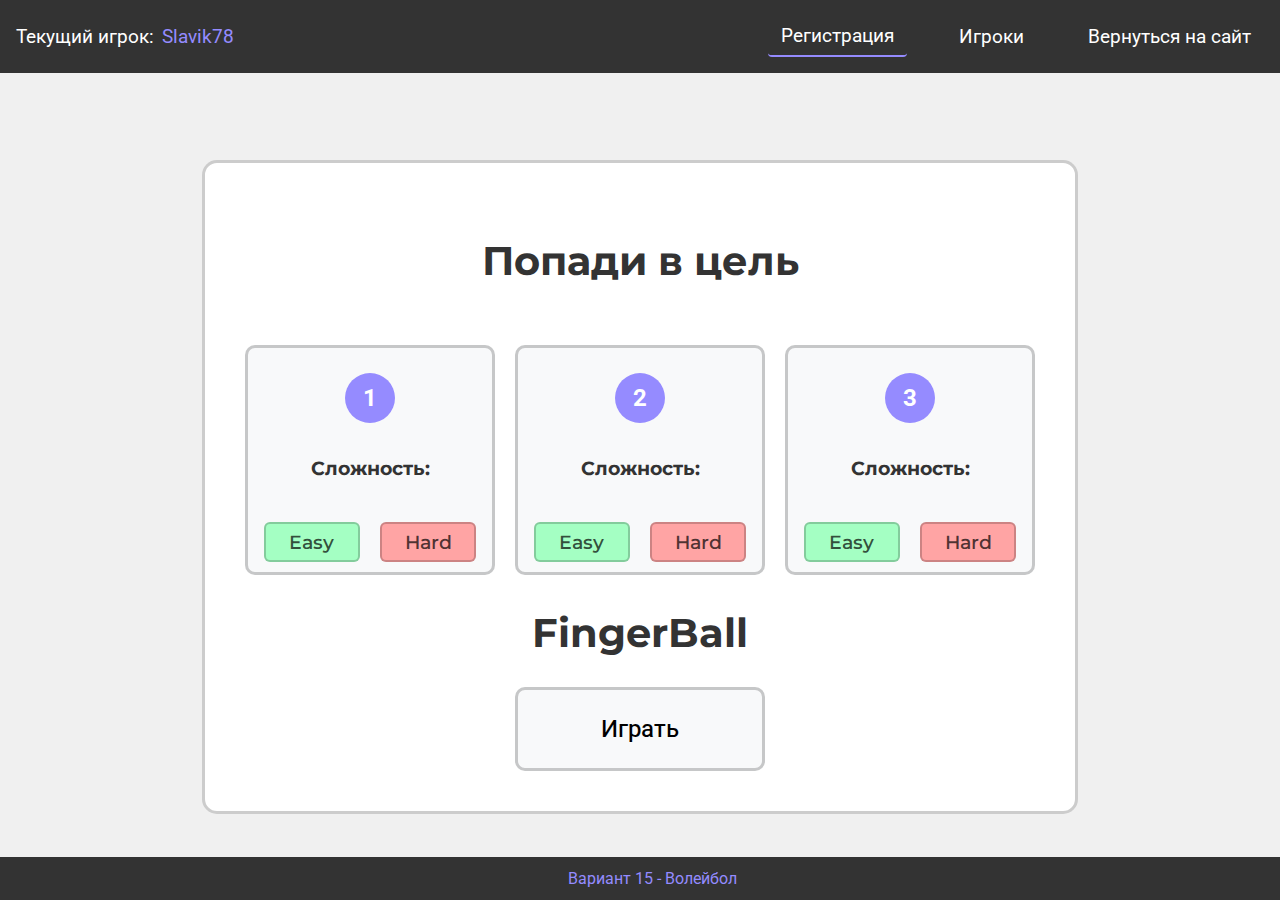
<file: index.html>
<!DOCTYPE html>
<html lang="ru">

<head>
    <meta charset="UTF-8">
    <meta name="viewport" content="width=device-width, initial-scale=1.0">
    <title>Кузьмин Вячеслав, 5130903/30302</title>
    <link rel="stylesheet" href="main.css">
    <link rel="stylesheet" href="game.css">
    <link rel="preconnect" href="https://fonts.googleapis.com">
    <link rel="preconnect" href="https://fonts.gstatic.com" crossorigin>
    <link
        href="https://fonts.googleapis.com/css2?family=Montserrat:wght@400;500;600;700&family=Roboto:wght@300;400;500&display=swap&subset=cyrillic"
        rel="stylesheet">
</head>

<body>
    <header>
        <div id="currentPlayer-container">
            <span id="currentPlayerLabel">Текущий игрок: </span>
            <span id="currentPlayerValue">Slavik78</span>
        </div>
        <nav id="nav-menu">
            <a href="../index.html">Регистрация</a>
            <a href=#>Игроки</a>
            <a href=#>Вернуться на сайт</a>
        </nav>
    </header>

    <main class="main">
        <section class="content">
            <div id="level-select-screen" class="screen active">
                <div class="levels-container">
                    <h2>Попади в цель</h2>
                    <div class="level-cards">
                        <div class="level-card" data-level="1">
                            <div class="level-number">1</div>
                            <h3>Сложность:</h3>
                            <div class="buttons-container">
                                <button class="easyModeBtn" onclick="startGame(1, 'easy')">Easy</button>
                                <button class="hardModeBtn" onclick="startGame(1, 'hard')">Hard</button>
                            </div>
                        </div>
                        <div class="level-card" data-level="2">
                            <div class="level-number">2</div>
                            <h3>Сложность:</h3>
                            <div class="buttons-container">
                                <button class="easyModeBtn" onclick="startGame(2, 'easy')">Easy</button>
                                <button class="hardModeBtn" onclick="startGame(2, 'hard')">Hard</button>
                            </div>
                        </div>
                        <div class="level-card" data-level="3">
                            <div class="level-number">3</div>
                            <h3>Сложность:</h3>
                            <div class="buttons-container">
                                <button class="easyModeBtn" onclick="startGame(3, 'easy')">Easy</button>
                                <button class="hardModeBtn" onclick="startGame(3, 'hard')">Hard</button>
                            </div>
                        </div>
                    </div>
                    <h2>FingerBall</h2>
                    <div class="fingerBall-level-cards" onclick="window.location.href='fingerGame/fingerBall.html'">
                        <div class="fingerBall-level-card" data-level="1">
                            Играть
                        </div>
                    </div>
                </div>
            </div>

            <div id="game-screen" class="screen">
                <div class="game-header">
                    <button id="back-to-levels">← Выбор уровня</button>
                    <div class="game-info">
                        <span>Уровень: <span id="current-level-display">1</span></span>
                        <span>Сложность: <span id="current-difficulty-display">easy</span></span>
                        <span>Время: <span id="time-left">60</span>с</span>
                        <span>Очки: <span id="score">0</span>/<span id="target-score">5</span></span>
                    </div>
                </div>
                <div id="game">
                    <div class="ground"></div>
                    <div class="net"></div>
                    <div id="target-zone"></div>
                    <div id="ball"></div>
                </div>
                <div class="game-instruction">
                    Удерживай ЛКМ для заряда удара → отпусти, чтобы ударить мяч
                </div>
            </div>

            <div id="result-screen" class="screen">
                <div class="result-content">
                    <h2 id="result-title">Результат</h2>
                    <p id="result-message"></p>
                    <div class="result-actions">
                        <button id="restart-btn" class="result-btn">Играть снова</button>
                        <button id="level-select-btn" class="result-btn">Выбор уровня</button>
                    </div>
                </div>
            </div>
        </section>
    </main>

    <footer>
        <span style="color: rgb(148, 139, 255); margin-left: 1.5rem;">Вариант 15 - Волейбол</span>
    </footer>
    <script src="../common_js/page_marker.js" defer></script>
    <script src="game.js" defer></script>
</body>

</html>
</file>
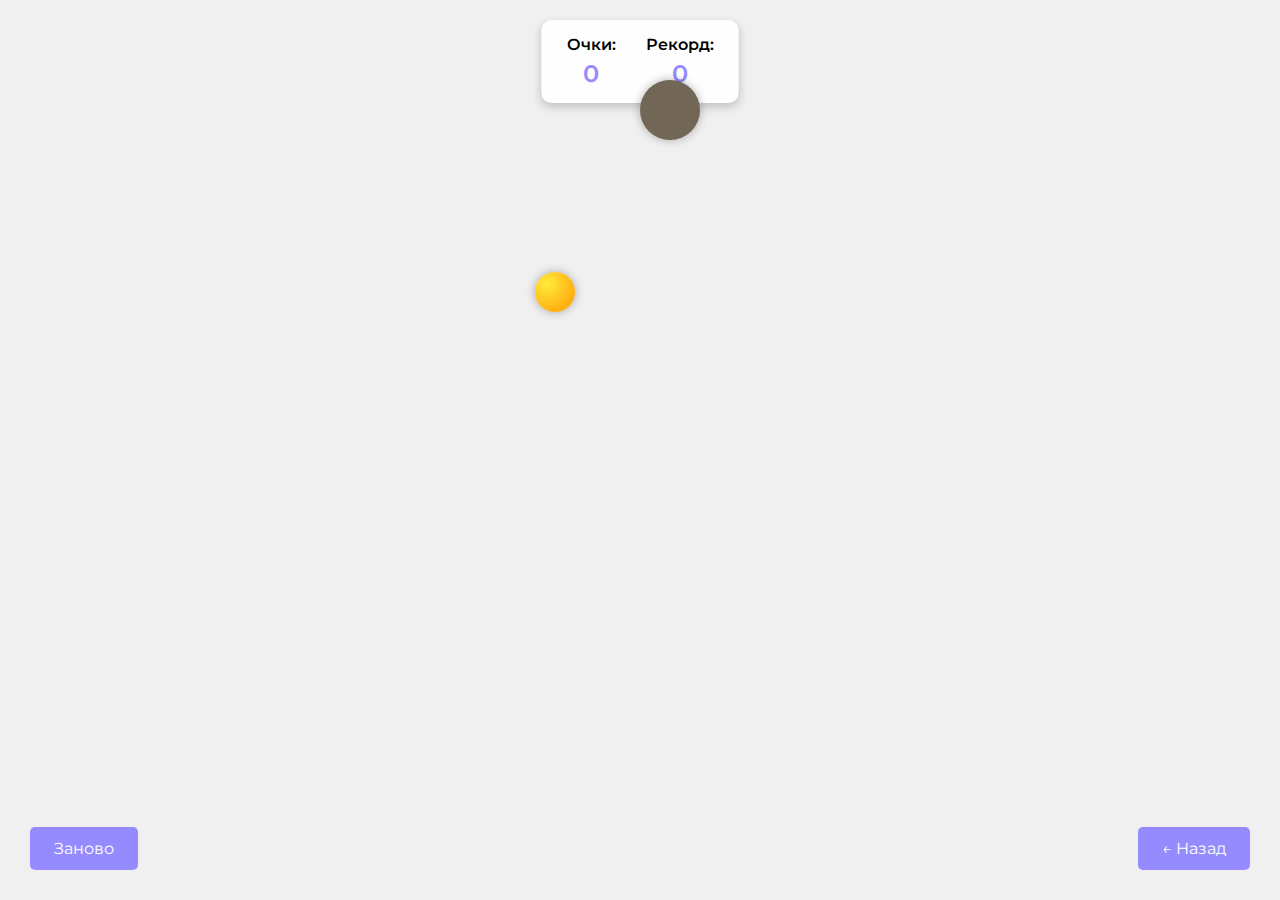
<file: fingerGame/fingerBall.html>
<!DOCTYPE html>
<html lang="ru">

<head>
    <meta charset="UTF-8">
    <meta name="viewport" content="width=device-width, initial-scale=1.0">
    <title>Кузьмин Вячеслав, 5130903/30302</title>
    <link rel="stylesheet" href="../../main.css">
    <link rel="stylesheet" href="fingerBall.css">
    <link rel="preconnect" href="https://fonts.googleapis.com">
    <link rel="preconnect" href="https://fonts.gstatic.com" crossorigin>
    <link
        href="https://fonts.googleapis.com/css2?family=Montserrat:wght@400;500;600;700&family=Roboto:wght@300;400;500&display=swap&subset=cyrillic"
        rel="stylesheet">
</head>

<body>
    <main class="main">
        <section class="content">
            <div id="finger-game-screen" class="screen">
                <div id="game">
                    <div id="hand-cursor"></div>
                    <div id="ball"></div>
                    <div class="score-board">
                        <span>Очки: <span id="score">0</span></span>
                        <!--<span>Время: <span id="time">30</span>с</span>-->
                        <span>Рекорд: <span id="record">0</span></span>
                    </div>
                    <button id="restart-btn">Заново</button>
                    <button id="back-btn">← Назад</button>
                </div>
            </div>
        </section>
    </main>
    <script src="fingerBall.js" defer></script>
</body>

</html>
</file>
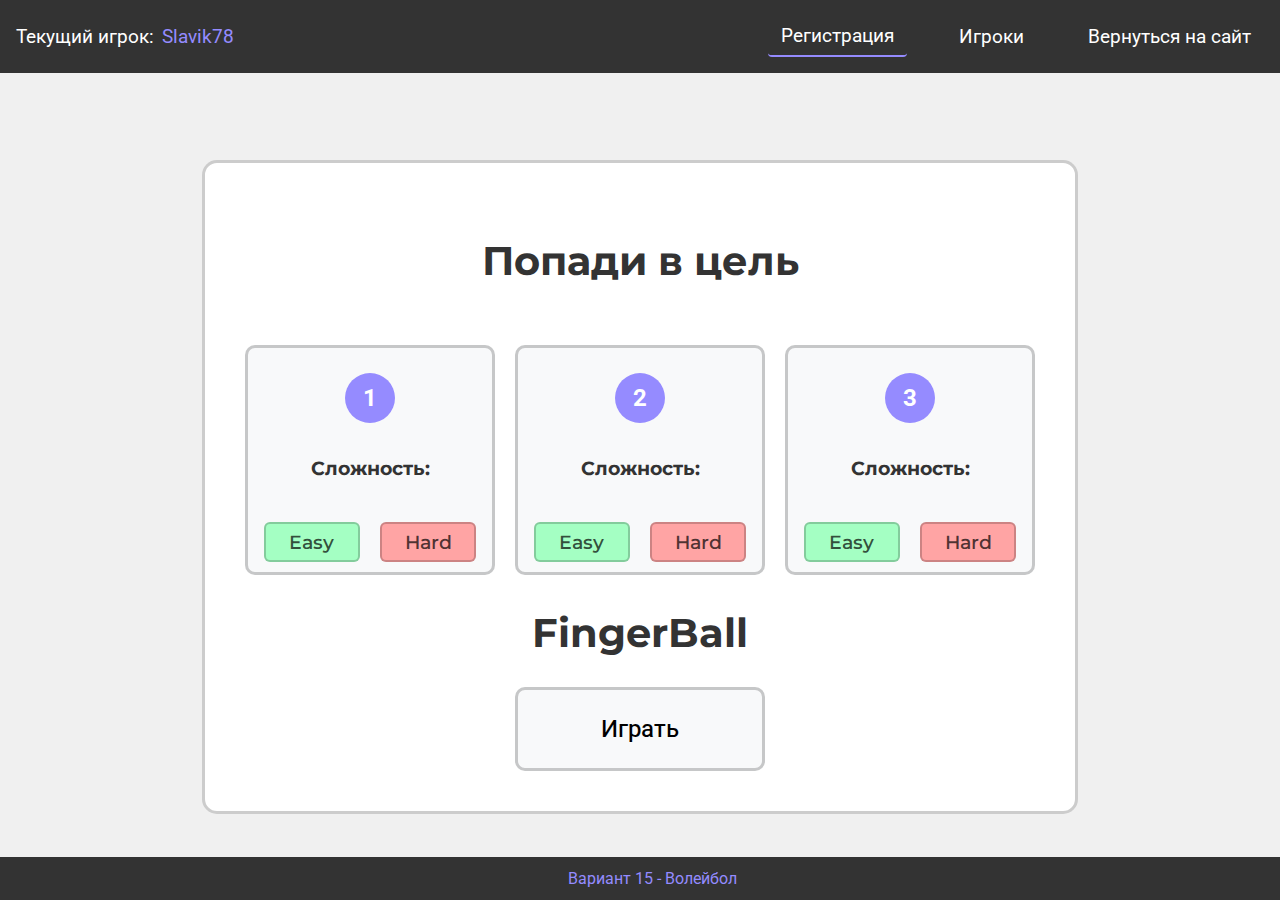
<file: game/game.html>
<!DOCTYPE html>
<html lang="ru">

<head>
    <meta charset="UTF-8">
    <meta name="viewport" content="width=device-width, initial-scale=1.0">
    <title>Вариант 15 - Волейбол</title>
    <link rel="stylesheet" href="../main.css">
    <link rel="stylesheet" href="game.css">
    <link rel="preconnect" href="https://fonts.googleapis.com">
    <link rel="preconnect" href="https://fonts.gstatic.com" crossorigin>
    <link
        href="https://fonts.googleapis.com/css2?family=Montserrat:wght@400;500;600;700&family=Roboto:wght@300;400;500&display=swap&subset=cyrillic"
        rel="stylesheet">
</head>

<body>
    <header>
        <div id="currentPlayer-container">
            <span id="currentPlayerLabel">Текущий игрок: </span>
            <span id="currentPlayerValue"></span>
        </div>
        <nav id="nav-menu">
            <a href="../index.html">Регистрация</a>
            <a href="../players/players.html">Игроки</a>
            <a href=#>Вернуться на сайт</a>
        </nav>
    </header>

    <main class="main">
        <section class="content">
            <div id="level-select-screen" class="screen active">
                <h2 id="main-header">Волейбол 2D</h2>
                <div class="levels-container">
                    <h2>Попади в цель</h2>
                    <div class="level-cards">
                        <div class="level-card" id="level-1" data-level="1">
                            <div class="level-number">1</div>
                            <h3>Сложность:</h3>
                            <div class="buttons-container">
                                <button class="easyModeBtn" onclick="startGame(1, 'easy')">Easy</button>
                                <button class="hardModeBtn" onclick="startGame(1, 'hard')">Hard</button>
                            </div>
                        </div>
                        <div class="level-card disabled" id="level-2" data-level="2">
                            <div class="level-number">2</div>
                            <h3>Сложность:</h3>
                            <div class="buttons-container">
                                <button class="easyModeBtn" onclick="startGame(2, 'easy')">Easy</button>
                                <button class="hardModeBtn" onclick="startGame(2, 'hard')">Hard</button>
                            </div>
                        </div>
                        <div class="level-card disabled" id="level-3" data-level="3">
                            <div class="level-number">3</div>
                            <h3>Сложность:</h3>
                            <div class="buttons-container">
                                <button class="easyModeBtn" onclick="startGame(3, 'easy')">Easy</button>
                                <button class="hardModeBtn" onclick="startGame(3, 'hard')">Hard</button>
                            </div>
                        </div>
                    </div>
                    <h2>FingerBall</h2>
                    <div class="another-level-cards" onclick="window.location.href='fingerGame/fingerBall.html'">
                        <div class="another-level-card">
                            Играть
                        </div>
                    </div>
                    <h2>Игра на реакцию</h2>
                    <div class="another-level-cards" onclick="window.location.href='reactionGame/reactionGame.html'">
                        <div class="another-level-card">
                            Играть
                        </div>
                    </div>

                    <div class="customization-section">
                        <button class="customization-btn"
                            onclick="window.location.href='customization/customization.html'">
                            🎨 Настроить цвета всех игр
                        </button>
                    </div>
                </div>
                <button id="unlockAllLevelsBtn" onclick="unlockAllLevels()">Открыть все уровни</button>
            </div>

            <div id="game-screen" class="screen">
                <div class="game-header">
                    <button id="back-to-levels">← Выбор уровня</button>
                    <div class="game-info">
                        <span>Уровень: <span id="current-level-display">1</span></span>
                        <span>Сложность: <span id="current-difficulty-display">easy</span></span>
                        <span>Время: <span id="time-left">60</span>с</span>
                        <span>Очки: <span id="score">0</span>/<span id="target-score">5</span></span>
                    </div>
                </div>
                <div id="game">
                    <div class="ground"></div>
                    <div class="net"></div>
                    <div id="target-zone"></div>
                    <div id="ball"></div>
                </div>
                <div class="game-instruction">
                    Удерживать ЛКМ для "зарядки" мяча. Отпустить, чтобы ударить мяч
                </div>
            </div>

            <div id="result-screen" class="screen">
                <div class="result-content">
                    <h2 id="result-title">Результат</h2>
                    <p id="result-message"></p>
                    <div class="result-actions">
                        <button id="restart-btn" class="result-btn">Играть снова</button>
                        <button id="level-select-btn" class="result-btn">Выбор уровня</button>
                    </div>
                </div>
            </div>
        </section>
    </main>

    <footer>
        <span style="color: rgb(148, 139, 255); margin-left: 1.5rem;">Вариант 15 - Волейбол</span>
    </footer>
    <script>
        const playerName = localStorage.getItem('currentPlayer');
        if (playerName) {
            document.getElementById('currentPlayerValue').textContent = playerName;
        } else {
            window.location.href = '../index.html';
        }
    </script>
    <script src="../common_js/page_marker.js" defer></script>
    <script src="game.js" defer></script>
</body>

</html>
</file>
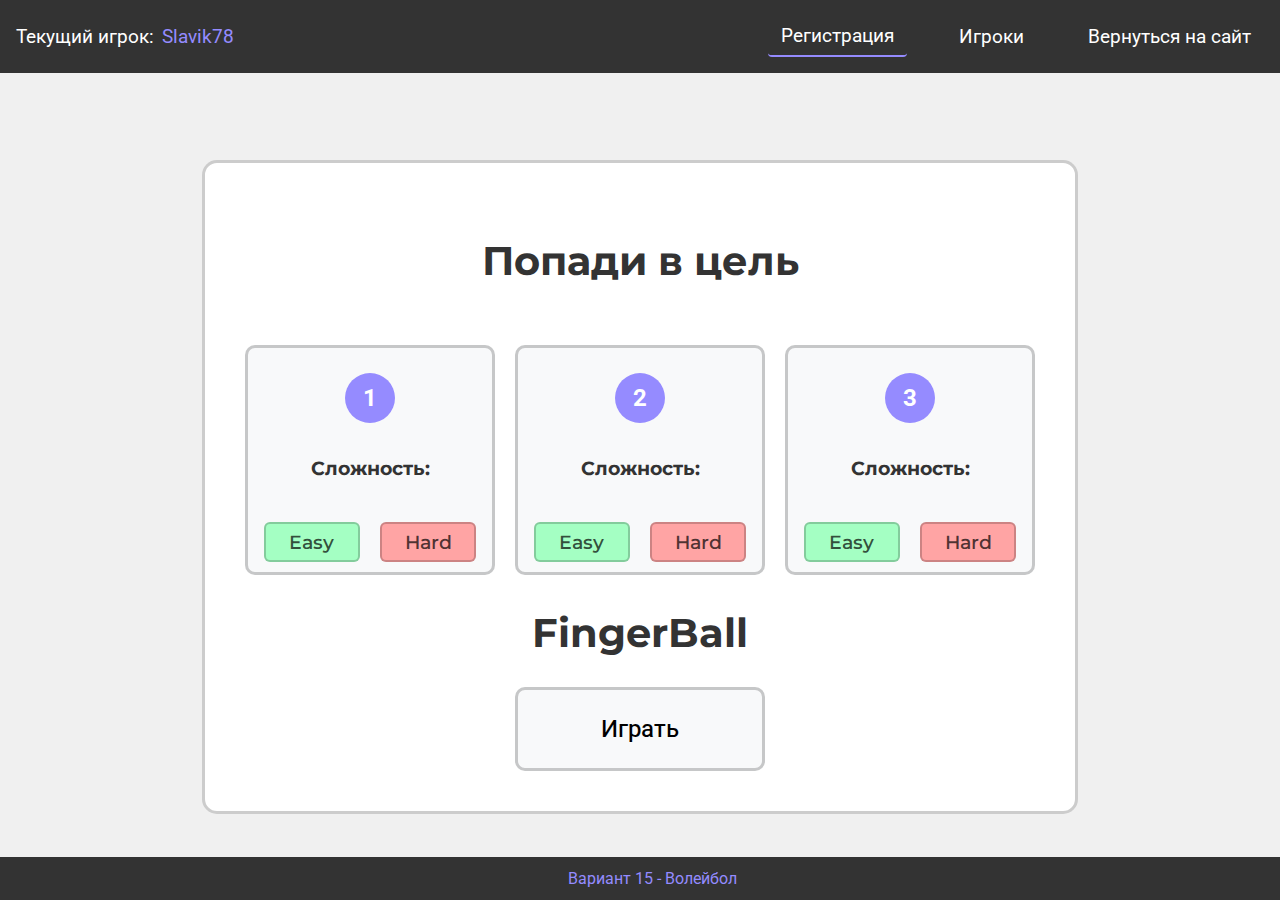
<file: game/customization/customization.html>
<!DOCTYPE html>
<html lang="ru">

<head>
    <meta charset="UTF-8">
    <meta name="viewport" content="width=device-width, initial-scale=1.0">
    <title>Кастомизация - Волейбол 2D</title>
    <link rel="stylesheet" href="../../main.css">
    <link rel="stylesheet" href="../game.css">
    <link rel="stylesheet" href="customization.css">
    <link rel="preconnect" href="https://fonts.googleapis.com">
    <link rel="preconnect" href="https://fonts.gstatic.com" crossorigin>
    <link
        href="https://fonts.googleapis.com/css2?family=Montserrat:wght@400;500;600;700&family=Roboto:wght@300;400;500&display=swap&subset=cyrillic"
        rel="stylesheet">
</head>

<body>
    <header>
        <div id="currentPlayer-container">
            <span id="currentPlayerLabel">Текущий игрок: </span>
            <span id="currentPlayerValue">Slavik78</span>
        </div>
        <nav id="nav-menu">
            <a href="../../index.html">Регистрация</a>
            <a href="../game.html">Игры</a>
            <a href="#">Вернуться на сайт</a>
        </nav>
    </header>

    <main class="main">
        <div class="content">
            <button class="back-btn" onclick="window.location.href='game.html'">← Назад</button>

            <div class="customization-container">
                <h1>🎨 Кастомизация игр</h1>

                <div class="game-selector">
                    <div class="game-option active" data-game="hit-target">
                        <div class="game-icon">🎯</div>
                        <div class="game-info">
                            <h3>Попади в цель</h3>
                            <p>Настройте цвета мяча, поля, сетки и зоны попадания</p>
                        </div>
                    </div>

                    <div class="game-option" data-game="finger-ball">
                        <div class="game-icon">🏐</div>
                        <div class="game-info">
                            <h3>FingerBall</h3>
                            <p>Измените цвета мяча, руки, фона и эффектов</p>
                        </div>
                    </div>

                    <div class="game-option" data-game="reaction-game">
                        <div class="game-icon">⚡</div>
                        <div class="game-info">
                            <h3>Игра на реакцию</h3>
                            <p>Настройте цвета кнопок, фона и индикаторов</p>
                        </div>
                    </div>
                </div>

                <div class="color-customization active" data-game="hit-target">

                    <h2>Настроить вручную</h2>
                    <div class="color-options">
                        <div class="color-option">
                            <label>Мяч:</label>
                            <input type="color" id="ht-ballColor" value="#f0c030">
                        </div>
                        <div class="color-option">
                            <label>Фон:</label>
                            <input type="color" id="ht-bgColor" value="#f0c030">
                        </div>
                        <div class="color-option">
                            <label>Небо:</label>
                            <input type="color" id="ht-fieldColor" value="#9fd3ff">
                        </div>
                        <div class="color-option">
                            <label>Земля:</label>
                            <input type="color" id="ht-groundColor" value="#d39b55">
                        </div>
                        <div class="color-option">
                            <label>Сетка:</label>
                            <input type="color" id="ht-netColor" value="#2b2b2b">
                        </div>
                        <div class="color-option">
                            <label>Зона:</label>
                            <input type="color" id="ht-zoneColor" value="#ffffff">
                        </div>
                    </div>

                    <div class="actions">
                        <button class="action-btn apply-btn" onclick="applyColors('hit-target')">
                            Применить к игре
                        </button>
                        <button class="action-btn reset-btn" onclick="resetGameColors('hit-target')">
                            Сбросить
                        </button>
                    </div>
                </div>

                <div class="color-customization" data-game="finger-ball">

                    <h2>Настроить вручную</h2>
                    <div class="color-options">
                        <div class="color-option">
                            <label>Мяч:</label>
                            <input type="color" id="fb-ballColor" value="#FF6B6B">
                        </div>
                        <div class="color-option">
                            <label>Курсор:</label>
                            <input type="color" id="fb-handColor" value="#4CAF50">
                        </div>
                        <div class="color-option">
                            <label>Фон:</label>
                            <input type="color" id="fb-bgColor" value="#dff4ff">
                        </div>
                        <div class="color-option">
                            <label>Текст:</label>
                            <input type="color" id="fb-textColor" value="#333333">
                        </div>
                        <div class="color-option">
                            <label>Эффекты:</label>
                            <input type="color" id="fb-effectColor" value="#FFD700">
                        </div>
                    </div>

                    <div class="actions">
                        <button class="action-btn apply-btn" onclick="applyColors('finger-ball')">
                            Применить к игре
                        </button>
                        <button class="action-btn reset-btn" onclick="resetGameColors('finger-ball')">
                            Сбросить
                        </button>
                    </div>
                </div>

                <div class="color-customization" data-game="reaction-game">

                    <h2>Настроить вручную</h2>
                    <div class="color-options">
                        <div class="color-option">
                            <label>Фон:</label>
                            <input type="color" id="rg-bgColor" value="#f8f9fa">
                        </div>
                        <div class="color-option">
                            <label>Небо:</label>
                            <input type="color" id="rg-skyColor" value="#f8f9fa">
                        </div>
                        <div class="color-option">
                            <label>Текст:</label>
                            <input type="color" id="rg-textColor" value="#333333">
                        </div>
                        <div class="color-option">
                            <label>Мяч:</label>
                            <input type="color" id="rg-ballColor" value="#FF6B6B">
                        </div>
                        <div class="color-option">
                            <label>Игрок:</label>
                            <input type="color" id="rg-playerColor" value="#4CAF50">
                        </div>
                        <div class="color-option">
                            <label>Земля:</label>
                            <input type="color" id="rg-groundColor" value="#9fd3ff">
                        </div>
                        <div class="color-option">
                            <label>Сетка:</label>
                            <input type="color" id="rg-netColor" value="#2b2b2b">
                        </div>
                    </div>

                    <div class="actions">
                        <button class="action-btn apply-btn" onclick="applyColors('reaction-game')">
                            Применить к игре
                        </button>
                        <button class="action-btn reset-btn" onclick="resetGameColors('reaction-game')">
                            Сбросить
                        </button>
                    </div>
                </div>
            </div>
        </div>
    </main>

    <footer>
        <span style="color: rgb(148, 139, 255); margin-left: 1.5rem;">Кастомизация игр</span>
    </footer>
    <script>
        const playerName = localStorage.getItem('currentPlayer');
        if (playerName) {
            document.getElementById('currentPlayerValue').textContent = playerName;
        } else {
            window.location.href = '../../index.html';
        }
    </script>
    <script src="customization.js"></script>
</body>

</html>
</file>
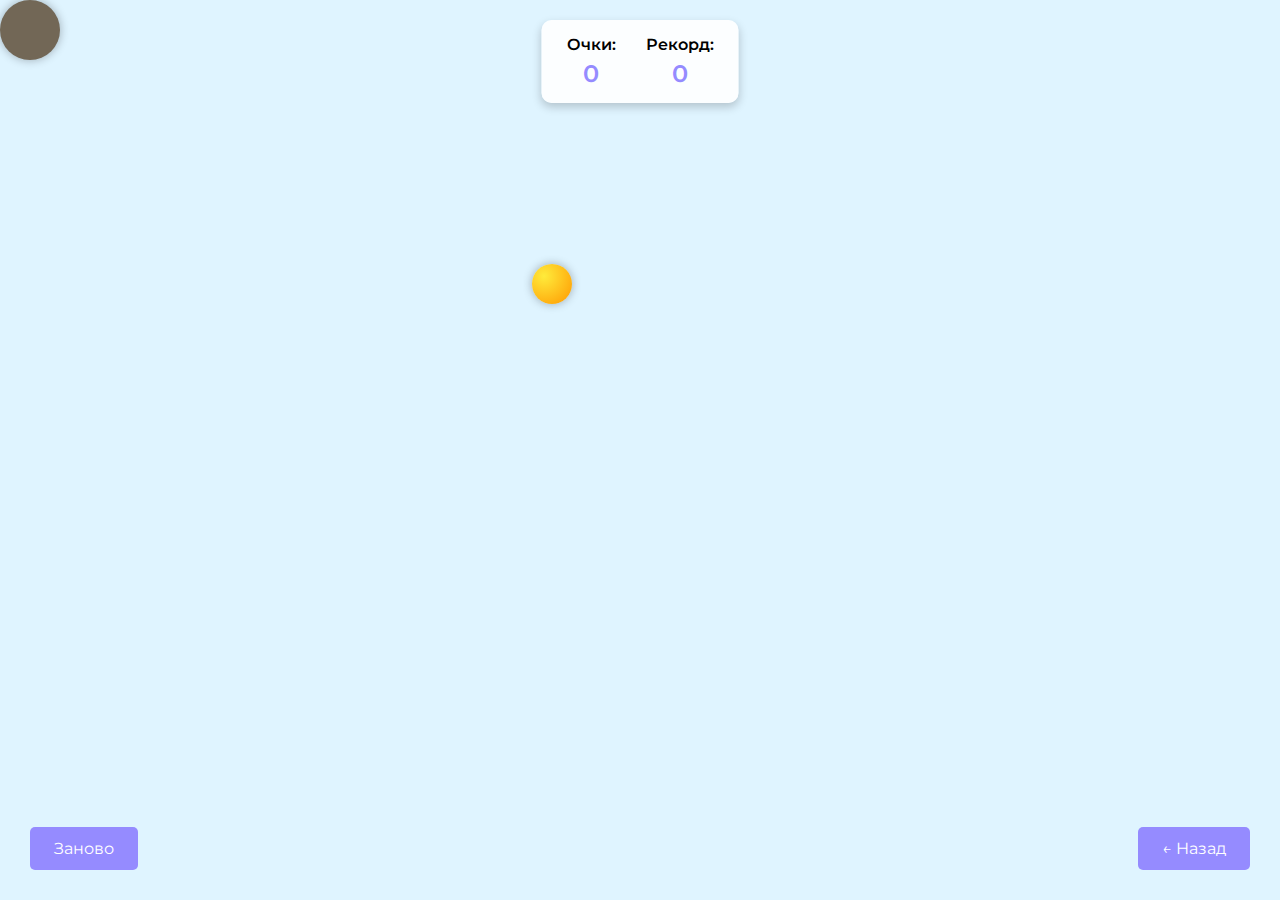
<file: game/fingerGame/fingerBall.html>
<!DOCTYPE html>
<html lang="ru">

<head>
    <meta charset="UTF-8">
    <meta name="viewport" content="width=device-width, initial-scale=1.0">
    <title>Finger Ball</title>
    <link rel="stylesheet" href="../../main.css">
    <link rel="stylesheet" href="fingerBall.css">
    <link rel="preconnect" href="https://fonts.googleapis.com">
    <link rel="preconnect" href="https://fonts.gstatic.com" crossorigin>
    <link
        href="https://fonts.googleapis.com/css2?family=Montserrat:wght@400;500;600;700&family=Roboto:wght@300;400;500&display=swap&subset=cyrillic"
        rel="stylesheet">
</head>

<body>
    <main class="main">
        <section class="content">
            <div id="finger-game-screen" class="screen active">
                <div id="game">
                    <div id="hand-cursor"></div>

                    <div id="ball"></div>

                    <div class="score-board">
                        <span>Очки: <span id="score">0</span></span>
                        <span>Рекорд: <span id="record">0</span></span>
                    </div>

                    <button id="restart-btn">Заново</button>
                    <button id="back-btn">← Назад</button>
                </div>
            </div>

            <div id="result-screen" class="screen">
            <div class="result-content">
                <h2 id="result-title">Игра окончена, мяч упал :(</h2>
                <p id="result-message"></p>
                <div class="result-actions">
                    <button id="end-restart-btn" class="result-btn">Играть снова</button>
                    <button id="level-select-btn" class="result-btn">Выбор уровня</button>
                </div>
            </div>
        </div>
        </section>
    </main>
    <script src="fingerBall.js" defer></script>
    <script src="fingerBall-customization.js" defer></script>
</body>

</html>
</file>
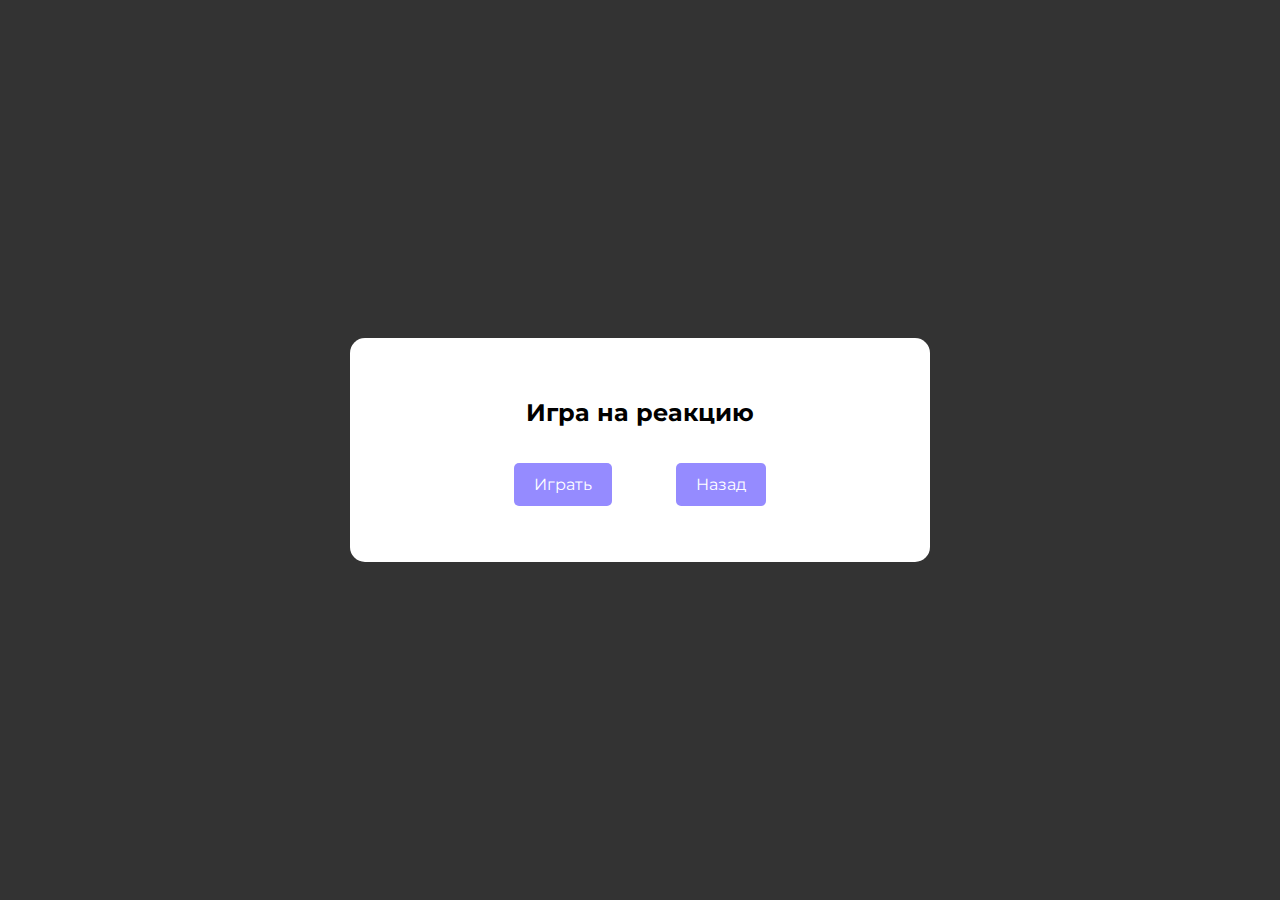
<file: game/reactionGame/reactionGame.html>
<!DOCTYPE html>
<html lang="ru">

<head>
    <meta charset="UTF-8">
    <meta name="viewport" content="width=device-width, initial-scale=1.0">
    <title>Reaction Game</title>
    <link rel="stylesheet" href="reactionGame.css">
    <link rel="preconnect" href="https://fonts.googleapis.com">
    <link rel="preconnect" href="https://fonts.gstatic.com" crossorigin>
    <link
        href="https://fonts.googleapis.com/css2?family=Montserrat:wght@400;500;600;700&family=Roboto:wght@300;400;500&display=swap&subset=cyrillic"
        rel="stylesheet">
</head>

<body>
    <section class="content">
        <div id="start-screen" class="screen active">
            <div class="result-content">
                <h2 id="result-title">Игра на реакцию</h2>
                <p id="result-message"></p>
                <div class="result-actions">
                    <button id="start-btn" class="start-btn">Играть</button>
                    <button id="back-btn" class="start-btn">Назад</button>
                </div>
            </div>
        </div>

        <div id="game-screen" class="screen">
            <div class="game-info">
                <span>Очки: <span id="current-scores">0</span></span>
                <span>Рекорд: <span id="record">0</span></span>
            </div>

            <div id="game">
                <div id="ground"></div>
                <div class="net"></div>
                <div id="player" class="player"></div>
            </div>

            <div class="game-instruction">
                Управление через клавиши: A - влево; D - вправо
            </div>
        </div>

        <div id="result-screen" class="screen">
            <div class="result-content">
                <h2 id="result-title">Результат</h2>
                <p id="result-message"></p>
                <div class="result-actions">
                    <button id="restart-btn" class="result-btn">Играть снова</button>
                    <button id="level-select-btn" class="result-btn">Выбор уровня</button>
                </div>
            </div>
        </div>
    </section>

    <script src="reactionGame.js" defer></script>
    <script src="reactionGame-customization.js" defer></script>
</body>

</html>
</file>
<file: main.css>
body {
    flex-direction: column;
    display: flex;
    background-color: #f0f0f0;
    min-height: 100vh;
    font-size: 16px;
}

#gameLabel {
    font-size: 2rem;
    font-weight: 500;
    color: rgba(149, 139, 255);
}

body { font-family: 'Roboto', sans-serif; }
h1, h2, h3 { font-family: 'Montserrat', sans-serif; }

html, body {
  height: 100%;
  margin: 0;
  font-size: 16px;
}

/*для того, чтобы контент растягивался и footer был внизу страницы*/
.main {
  flex: 1;
  margin-top: 80px;
}

header {
    position: fixed;
    display: flex;
    justify-content: space-between;
    align-items: center;
    top: 0;
    width: 100%;
    left: 0;
    right: 0;
    z-index: 100;
    background-color: #333;
    padding: 1rem;
    text-align: center;
    font-size: 26px;
}

header nav {
    padding: 0 2rem;
    margin: 0;
    margin-left: auto;
}

nav {
    display: flex;
    flex-wrap: wrap;
    justify-content: center;
    align-items: center;
    text-align: center;
    gap: 1.5em;
    max-width: 100%;
    box-sizing: border-box;
}

nav a {
    display: inline-block;
    color: white;
    text-decoration: none;
    padding: 0.5rem 0.8rem;
    border-radius: 4px;
    overflow: hidden;
    font-size: 1.2rem;
    white-space: nowrap;
}

nav a:hover {
    background-color: #555;
}

nav a.active {
  border-bottom: 0.15rem solid rgba(149, 139, 255);
}

footer {
    background-color: #333;
    color: white;
    text-align: center;
    padding: 0.75em;
    margin-top: auto;
}

.content {
    display: flex;
    justify-content: center;
}

.reg-container {
    display: flex;
    flex-direction: column;
    justify-content: center;
    align-items: center;
    background-color: #ffffff;
    border-radius: 6px;
    width: 50rem;
    height: 25rem;
    margin-top: 10rem;
    row-gap: 5rem;
    border: 3px solid rgba(0, 0, 0, 0.2);
}

.reg-container h2 {
    font-size: 2rem;
}

#regInput {
    height: 2rem;
    width: 15rem;
    font-size: 1.5rem;
    border: 3px solid rgba(0, 0, 0, 0.2);
    border-radius: 6px;
}

#regBtn {
    height: 3rem;
    width: 8rem;
    font-size: 1.5rem;
    background-color: rgba(149, 139, 255, 0.5);
    border: 3px solid rgba(0, 0, 0, 0.2);
    border-radius: 6px;
}

#regBtn:hover {
    cursor: pointer;
    background-color: rgba(149, 139, 255);
}
</file>
<file: game.css>
#currentPlayer-container {
    margin-right: auto !important;
    display: flex;
    flex-direction: row;
    align-items: center;
    gap: 0.5rem;
    white-space: nowrap;
    min-width: max-content;
    flex-shrink: 0;
    font-size: 1.2rem;
}

#currentPlayerLabel {
    color: white !important;
}

#currentPlayerValue {
    color: rgb(148, 139, 255);
}

.screen {
    display: none;
    width: 100%;
    flex: 1;
    flex-direction: column;
}

.screen.active {
    display: flex;
}

.screen.game {
    width: 100vw;
    height: 100vh;
    flex-direction: column;
    margin-top: 0 !important;
}

main.game {
    margin-top: 0 !important;
}

header.game {
    display: none;
}

footer.game {
    display: none;
}

/* Экран выбора уровня */
#level-select-screen {
    justify-content: center;
    align-items: center;
    margin-top: 5rem;
}

.levels-container {
    display: flex;
    flex-direction: column;
    background: white;
    padding: 40px;
    border-radius: 15px;
    /*box-shadow: 0 10px 30px rgba(0,0,0,0.3);*/
    border: 3px solid rgba(0, 0, 0, 0.2);
    text-align: center;
    max-width: 900px;
}

.levels-container h2 {
    color: #333;
    margin-bottom: 30px;
    font-size: 2.5em;
}

.level-cards {
    display: flex;
    flex-direction: row;
    grid-template-columns: repeat(3, 1fr);
    gap: 20px;
    margin-top: 30px;
    justify-content: center;
}

.level-card {
    display: flex;
    flex-direction: column;
    background: #f8f9fa;
    padding: 25px;
    border-radius: 10px;
    border: 3px solid rgba(0, 0, 0, 0.2);
    transition: all 0.3s ease;
    width: 250px;
    height: 230px;
    box-sizing: border-box;
}

/*.level-card:hover {
    transform: translateY(-5px);
    border-color: rgba(149, 139, 255);
    box-shadow: 0 5px 15px rgba(0,0,0,0.1);
    cursor: pointer;
}*/

.level-number {
    flex-shrink: 0;
    align-self: center;
    width: 50px;
    height: 50px;
    background: rgba(149, 139, 255);
    color: white;
    border-radius: 50%;
    display: flex;
    align-items: center;
    justify-content: center;
    font-size: 1.5em;
    font-weight: bold;
    margin: 0 auto 15px;
}

.level-card h3 {
    color: #333;
    margin-bottom: 10px;
}

.level-card p {
    color: #666;
    margin-bottom: 15px;
    font-size: 0.9em;
    line-height: 1.4;
    /* Это было для переноса текста в "Особенности"
    word-wrap: break-word;
    overflow-wrap: break-word;
    word-break: normal;
    white-space: normal;
    max-width: 100%;
    box-sizing: border-box; */
}

/*.play-btn {
    padding: 12px 24px;
    background: rgb(126, 124, 149);
    color: white;
    border: none;
    border-radius: 5px;
    cursor: pointer;
    font-size: 1em;
    transition: background 0.3s;
}

.play-btn:hover {
    background: rgba(149, 139, 255);
}*/

.buttons-container {
    display: flex;
    justify-content: center;
    gap: 1.3rem;
    margin-top: 2rem;
}

.easyModeBtn {
    font-family: 'Montserrat', sans-serif;
    background-color: rgb(164, 255, 195);
    border-radius: 6px;
    border: 2px solid rgba(0, 0, 0, 0.2);
    font-weight: 550;
    color: rgba(0, 0, 0, 0.7);
    min-width: 6rem;
    min-height: 2.5rem;
    font-size: 1.2rem;
}

.easyModeBtn:hover {
    background-color: rgba(164, 255, 194, 0.5);
    cursor: pointer;
}

.hardModeBtn {
    font-family: 'Montserrat', sans-serif;
    background-color: rgb(255, 164, 164);
    border-radius: 6px;
    border: 2px solid rgba(0, 0, 0, 0.2);
    font-weight: 550;
    color: rgba(0, 0, 0, 0.7);
    min-width: 6rem;
    font-size: 1.2rem;
}

.hardModeBtn:hover {
    background-color: rgb(255, 164, 164, 0.5);
    cursor: pointer;
}

.fingerBall-level-cards {
    display: flex;
    justify-content: center !important;
}

.fingerBall-level-card {
    background: #f8f9fa;
    padding: 25px;
    border-radius: 10px;
    border: 3px solid rgba(0, 0, 0, 0.2);
    transition: all 0.3s ease;
    width: 250px;
    box-sizing: border-box;
    font-size: 1.5rem;
    font-weight: 450;
}

.fingerBall-level-card:hover {
    cursor: pointer;
    border: 3px solid rgba(149, 139, 255);
    color: rgba(149, 139, 255);
}

/*.fingerBallPlayBtn {
    background-color: rgba(149, 139, 255, 0.5);
    border-radius: 6px;
    border: 2px solid rgba(0, 0, 0, 0.2);
    padding: 6px 12px;
    min-width: 5rem;
}

.fingerBallPlayBtn:hover {
    background-color: rgba(149, 139, 255);
    cursor: pointer;
}*/






/* Игровой экран */
#game-screen {
    background: #dff4ff;
}

.game-header {
    display: flex;
    justify-content: space-between;
    align-items: center;
    padding: 15px 20px;
    background: rgba(255,255,255,0.9);
    border-bottom: 2px solid #ccc;
}

.game-header button {
    padding: 8px 15px;
    background: rgba(149, 139, 255);
    color: white;
    border: none;
    border-radius: 5px;
    cursor: pointer;
    font-family: 'Montserrat', sans-serif;
}

.game-header button:hover {
    background: #5a6268;
}

.game-info {
    display: flex;
    gap: 20px;
    font-family: 'Montserrat', sans-serif;
    font-weight: 500;
}

.game-info span {
    background: rgba(255,255,255,0.8);
    padding: 5px 10px;
    border-radius: 5px;
}

/* Игровое поле */
#game {
    width: 900px;
    height: 400px;
    position: relative;
    border: 3px solid rgba(0, 0, 0, 0.2);
    border-radius: 10px;
    background: #9fd3ff;
    overflow: hidden;
    margin: 200px auto 30px auto;
}

.ground {
    position: absolute;
    width: 100%;
    height: 80px;
    background: #d39b55;
    bottom: 0;
}

.net {
    position: absolute;
    left: 450px;
    bottom: 80px;
    width: 8px;
    height: 200px;
    background: #2b2b2b;
    /*transition: height 0.1s ease;*/
}

/* Зона попадания */
#target-zone {
    position: absolute;
    bottom: 75px;
    left: 815px;
    width: 85px;
    height: 6px;
    background: white;
    border-radius: 3px;
    box-shadow: 0 0 10px rgba(255, 255, 255, 0.7);
    border: 1px dashed #ffeb3b;
}

/* Мяч */
#ball {
    width: 40px;
    height: 40px;
    background: radial-gradient(circle, #fff6c4, #f0c030);
    border-radius: 50%;
    position: absolute;
    box-shadow: 0 0 6px rgba(0,0,0,0.3);
    left: 120px;
    bottom: 200px;
    /*transition: left 0.1s ease; /* Плавное движение мяча
    Я когда закоментил это - помогло немного исправить проблему с расчетом попал мяч в зону или нет */
}

.game-instruction {
    text-align: center;
    margin-top: 10px;
    font-size: 18px;
    color: #333;
}

/* Экран результатов */
#result-screen {
    position: fixed;
    top: 0;
    left: 0;
    width: 100%;
    height: 100%;
    background: rgba(0, 0, 0, 0.8);
    display: none;
    justify-content: center;
    align-items: center;
    z-index: 1000;
}

#result-screen.active {
    display: flex;
}

.result-content {
    background: white;
    padding: 40px;
    border-radius: 15px;
    text-align: center;
    max-width: 500px;
    width: 90%;
}

.result-content h2 {
    margin-bottom: 20px;
    font-family: 'Montserrat', sans-serif;
}

.result-actions {
    margin-top: 20px;
    display: flex;
    gap: 10px;
    justify-content: center;
}

.result-btn {
    padding: 12px 20px;
    background: #4CAF50;
    color: white;
    border: none;
    border-radius: 5px;
    cursor: pointer;
    font-size: 1em;
    font-family: 'Montserrat', sans-serif;
}

.result-btn:hover {
    background: #45a049;
}
</file>
<file: fingerGame/fingerBall.css>
/* Игровой экран */
#finger-game-screen {
    background: #dff4ff;
}

#hand-cursor {
    position: absolute;
    width: 60px;
    height: 60px;
    background: #726756;
    /*border-radius: 50% 50% 50% 50% / 60% 60% 40% 40%;*/
    border-radius: 50%;
    box-shadow: 0 0 10px rgba(0,0,0,0.3);
    pointer-events: none;
    z-index: 1000;
}

#ball {
    position: absolute;
    width: 40px;
    height: 40px;
    background: radial-gradient(circle at 30% 30%, #FFEB3B, #FF9800);
    border-radius: 50%;
    box-shadow: 0 0 10px rgba(0,0,0,0.3);
}

.score-board {
    position: absolute;
    top: 20px;
    left: 50%;
    transform: translateX(-50%);
    background: rgba(255,255,255,0.9);
    padding: 15px 25px;
    border-radius: 10px;
    display: flex;
    gap: 30px;
    font-family: 'Montserrat', sans-serif;
    font-weight: 600;
    box-shadow: 0 4px 10px rgba(0,0,0,0.2);
}

.score-board span {
    display: flex;
    flex-direction: column;
    align-items: center;
    gap: 5px;
}

.score-board span span:last-child {
    font-size: 1.5em;
    color: rgba(149, 139, 255);
}

#restart-btn, #back-btn {
    position: absolute;
    bottom: 30px;
    padding: 12px 24px;
    background: rgba(149, 139, 255);
    color: white;
    border: none;
    border-radius: 5px;
    cursor: pointer;
    font-family: 'Montserrat', sans-serif;
    font-size: 1em;
}

#restart-btn {
    left: 30px;
}

#back-btn {
    right: 30px;
}

.hit-effect {
    position: absolute;
    width: 50px;
    height: 50px;
    background: radial-gradient(circle, rgba(255,255,255,0.8) 0%, transparent 70%);
    border-radius: 50%;
    animation: pulse 0.5s ease-out;
    pointer-events: none;
}

@keyframes pulse {
    0% { transform: scale(0.5); opacity: 1; }
    100% { transform: scale(1.5); opacity: 0; }
}
</file>
<file: game/game.css>
#currentPlayer-container {
    margin-right: auto !important;
    display: flex;
    flex-direction: row;
    align-items: center;
    gap: 0.5rem;
    white-space: nowrap;
    min-width: max-content;
    flex-shrink: 0;
    font-size: 1.2rem;
}

#currentPlayerLabel {
    color: white !important;
}

#currentPlayerValue {
    color: rgb(148, 139, 255);
}

.screen {
    display: none;
    width: 100%;
    flex: 1;
    flex-direction: column;
}

.screen.active {
    display: flex;
}

.screen.game {
    width: 100vw;
    height: 100vh;
    flex-direction: column;
    margin-top: 0 !important;
}

main.game {
    margin-top: 0 !important;
}

header.game {
    display: none;
}

footer.game {
    display: none;
}

#level-select-screen {
    justify-content: center;
    align-items: center;
    margin-top: 2rem;
}

#main-header {
    color: rgba(149, 139, 255);
    margin-top: 0;
    font-size: 4rem;
}

.levels-container {
    display: flex;
    flex-direction: column;
    background: white;
    padding: 40px;
    border-radius: 15px;
    border: 3px solid rgba(0, 0, 0, 0.2);
    text-align: center;
    max-width: 900px;
}

.levels-container h2 {
    color: #333;
    margin-bottom: 30px;
    font-size: 2.5em;
}

.level-cards {
    display: flex;
    flex-direction: row;
    grid-template-columns: repeat(3, 1fr);
    gap: 20px;
    margin-top: 30px;
    justify-content: center;
}

.level-card {
    display: flex;
    flex-direction: column;
    background: #f8f9fa;
    padding: 25px;
    border-radius: 10px;
    border: 3px solid rgba(0, 0, 0, 0.2);
    transition: all 0.3s ease;
    width: 250px;
    height: 230px;
    box-sizing: border-box;
}

.level-card.disabled {
    opacity: 0.7;
    cursor: not-allowed;
    pointer-events: none;
    filter: grayscale(80%);
}

.level-card.disabled .buttons-container button {
    opacity: 0.5;
    cursor: not-allowed;
}

.level-number {
    flex-shrink: 0;
    align-self: center;
    width: 50px;
    height: 50px;
    background: rgba(149, 139, 255);
    color: white;
    border-radius: 50%;
    display: flex;
    align-items: center;
    justify-content: center;
    font-size: 1.5em;
    font-weight: bold;
    margin: 0 auto 15px;
}

.level-card h3 {
    color: #333;
    margin-bottom: 10px;
}

.level-card p {
    color: #666;
    margin-bottom: 15px;
    font-size: 0.9em;
    line-height: 1.4;
}

.buttons-container {
    display: flex;
    justify-content: center;
    gap: 1.3rem;
    margin-top: 2rem;
}

.easyModeBtn {
    font-family: 'Montserrat', sans-serif;
    background-color: rgb(164, 255, 195);
    border-radius: 6px;
    border: 2px solid rgba(0, 0, 0, 0.2);
    font-weight: 550;
    color: rgba(0, 0, 0, 0.7);
    min-width: 6rem;
    min-height: 2.5rem;
    font-size: 1.2rem;
}

.easyModeBtn:hover {
    background-color: rgba(164, 255, 194, 0.5);
    cursor: pointer;
}

.hardModeBtn {
    font-family: 'Montserrat', sans-serif;
    background-color: rgb(255, 164, 164);
    border-radius: 6px;
    border: 2px solid rgba(0, 0, 0, 0.2);
    font-weight: 550;
    color: rgba(0, 0, 0, 0.7);
    min-width: 6rem;
    font-size: 1.2rem;
}

.hardModeBtn:hover {
    background-color: rgb(255, 164, 164, 0.5);
    cursor: pointer;
}

.another-level-cards {
    display: flex;
    justify-content: center !important;
}

.another-level-card {
    background: #f8f9fa;
    padding: 25px;
    border-radius: 10px;
    border: 3px solid rgba(0, 0, 0, 0.2);
    transition: all 0.3s ease;
    width: 250px;
    box-sizing: border-box;
    font-size: 1.5rem;
    font-weight: 450;
}

.another-level-card:hover {
    cursor: pointer;
    border: 3px solid rgba(149, 139, 255);
    color: rgba(149, 139, 255);
}

#level-select-screen {
    margin-bottom: 3rem;
}

#game-screen {
    background: #dff4ff;
}

.game-header {
    display: flex;
    justify-content: space-between;
    align-items: center;
    padding: 15px 20px;
    background: rgba(255,255,255,0.9);
    border-bottom: 2px solid #ccc;
}

.game-header button {
    padding: 8px 15px;
    background: rgba(149, 139, 255);
    color: white;
    border: none;
    border-radius: 5px;
    cursor: pointer;
    font-family: 'Montserrat', sans-serif;
}

.game-header button:hover {
    background: #5a6268;
}

.game-info {
    display: flex;
    gap: 20px;
    font-family: 'Montserrat', sans-serif;
    font-weight: 500;
}

.game-info span {
    background: rgba(255,255,255,0.8);
    padding: 5px 10px;
    border-radius: 5px;
}

#game {
    width: 900px;
    height: 400px;
    position: relative;
    border: 3px solid rgba(0, 0, 0, 0.2);
    border-radius: 10px;
    background: #9fd3ff;
    overflow: hidden;
    margin: 200px auto 30px auto;
}

.ground {
    position: absolute;
    width: 100%;
    height: 80px;
    background: #d39b55;
    bottom: 0;
}

.net {
    position: absolute;
    left: 450px;
    bottom: 80px;
    width: 8px;
    height: 200px;
    background: #2b2b2b;
}

#target-zone {
    position: absolute;
    bottom: 75px;
    left: 815px;
    width: 85px;
    height: 6px;
    background: white;
    border-radius: 3px;
    box-shadow: 0 0 10px rgba(255, 255, 255, 0.7);
    border: 1px dashed #ffeb3b;
}

#ball {
    width: 40px;
    height: 40px;
    background: radial-gradient(circle, #fff6c4, #f0c030);
    border-radius: 50%;
    position: absolute;
    box-shadow: 0 0 6px rgba(0,0,0,0.3);
    left: 120px;
    bottom: 200px;
}

.game-instruction {
    text-align: center;
    margin-top: 10px;
    font-size: 1.2rem;
    font-weight: 450;
    font-family: 'Roboto';
    color: #333;
}

#result-screen {
    position: fixed;
    top: 0;
    left: 0;
    width: 100%;
    height: 100%;
    background: rgba(0, 0, 0, 0.8);
    display: none;
    justify-content: center;
    align-items: center;
    z-index: 1000;
}

#result-screen.active {
    display: flex;
}

.result-content {
    background: white;
    padding: 40px;
    border-radius: 15px;
    text-align: center;
    max-width: 500px;
    width: 90%;
}

.result-content h2 {
    margin-bottom: 20px;
    font-family: 'Montserrat', sans-serif;
}

.result-actions {
    margin-top: 20px;
    display: flex;
    gap: 2rem;
    justify-content: center;
}

.result-btn {
    padding: 12px 20px;
    background: rgba(149, 139, 255);
    color: white;
    border: none;
    border-radius: 5px;
    cursor: pointer;
    font-size: 1em;
    font-family: 'Montserrat', sans-serif;
}

.result-btn:hover {
    background: rgba(149, 139, 255, 0.7);
}

.customization-section {
    text-align: center;
    margin-top: 40px;
    padding-top: 30px;
    border-top: 2px solid rgba(0, 0, 0, 0.1);
}

.customization-btn {
    font-family: 'Montserrat', sans-serif;
    background: rgba(149, 139, 255);
    color: white;
    border: 3px solid rgba(0, 0, 0, 0.2);
    border-radius: 10px;
    padding: 15px 40px;
    font-size: 1.2rem;
    font-weight: 600;
    cursor: pointer;
    box-shadow: 0 4px 20px rgba(149, 139, 255, 0.3);
    display: inline-flex;
    align-items: center;
}

.customization-btn:hover {
    background: rgba(149, 139, 255, 0.5);
    color: #2b2b2b;
}

#unlockAllLevelsBtn {
    margin-top: 1rem;
}
</file>
<file: game/customization/customization.css>
.customization-container {
    padding: 30px;
    max-width: 800px;
    margin: 0 auto;
    text-align: center;
}

.back-btn {
    position: absolute;
    top: 20px;
    left: 20px;
    padding: 10px 20px;
    background: #958bff;
    color: white;
    border: none;
    border-radius: 5px;
    cursor: pointer;
    font-family: 'Montserrat', sans-serif;
    font-weight: 500;
}

.back-btn:hover {
    background: #857aff;
}

h1 {
    color: #958bff;
    margin-bottom: 40px;
    font-size: 2.5em;
}

h2 {
    color: #333;
    margin: 30px 0 20px 0;
    text-align: left;
}

.game-selector {
    display: flex;
    flex-direction: column;
    gap: 20px;
    margin-bottom: 40px;
}

.game-option {
    background: white;
    border: 3px solid rgba(0, 0, 0, 0.2);
    border-radius: 15px;
    padding: 25px;
    cursor: pointer;
    transition: all 0.3s ease;
    text-align: left;
    display: flex;
    align-items: center;
    gap: 20px;
}

.game-option:hover {
    border-color: #958bff;
    transform: translateY(-5px);
    box-shadow: 0 10px 20px rgba(149, 139, 255, 0.2);
}

.game-option.active {
    border-color: #958bff;
    background: #f8f7ff;
}

.game-icon {
    width: 60px;
    height: 60px;
    background: #958bff;
    border-radius: 50%;
    display: flex;
    align-items: center;
    justify-content: center;
    font-size: 1.5em;
    color: white;
    flex-shrink: 0;
}

.game-info {
    flex-grow: 1;
}

.game-info h3 {
    margin: 0 0 10px 0;
    color: #333;
    font-size: 1.3em;
}

.game-info p {
    margin: 0;
    color: #666;
    font-size: 0.95em;
}

.color-customization {
    display: none;
    background: white;
    border: 3px solid rgba(0, 0, 0, 0.2);
    border-radius: 15px;
    padding: 30px;
    margin-top: 20px;
}

.color-customization.active {
    display: block;
    animation: fadeIn 0.3s ease;
}

@keyframes fadeIn {
    from {
        opacity: 0;
        transform: translateY(20px);
    }

    to {
        opacity: 1;
        transform: translateY(0);
    }
}

.preset-section {
    margin-bottom: 30px;
}

.preset-grid {
    display: grid;
    grid-template-columns: repeat(auto-fill, minmax(200px, 1fr));
    gap: 15px;
    margin-top: 15px;
}

.preset-card {
    background: #f8f9fa;
    border: 2px solid #ddd;
    border-radius: 10px;
    padding: 15px;
    cursor: pointer;
    transition: all 0.2s ease;
}

.preset-card:hover {
    border-color: #958bff;
    transform: translateY(-3px);
}

.preset-card.active {
    border-color: #958bff;
    background: #f8f7ff;
}

.preset-name {
    font-weight: 600;
    margin-bottom: 10px;
    color: #333;
}

.preset-colors {
    display: flex;
    gap: 5px;
    justify-content: center;
}

.color-dot {
    width: 25px;
    height: 25px;
    border-radius: 50%;
    border: 2px solid white;
    box-shadow: 0 2px 4px rgba(0, 0, 0, 0.2);
}

.custom-colors {
    margin-top: 30px;
}

.color-options {
    display: grid;
    grid-template-columns: repeat(auto-fill, minmax(250px, 1fr));
    gap: 15px;
    margin-top: 15px;
}

.color-option {
    display: flex;
    align-items: center;
    gap: 10px;
    padding: 10px;
    background: #f8f9fa;
    border-radius: 8px;
}

.color-option label {
    min-width: 120px;
    font-weight: 500;
    color: #333;
}

.color-option input[type="color"] {
    width: 40px;
    height: 40px;
    border: 2px solid #ddd;
    border-radius: 5px;
    cursor: pointer;
}

.actions {
    margin-top: 40px;
    display: flex;
    gap: 15px;
    justify-content: center;
}

.action-btn {
    padding: 12px 25px;
    border: 3px solid rgba(0, 0, 0, 0.2);
    border-radius: 10px;
    cursor: pointer;
    font-family: 'Montserrat', sans-serif;
    font-weight: 600;
    font-size: 1em;
    transition: all 0.2s ease;
    display: flex;
    align-items: center;
    gap: 8px;
}

.apply-btn {
    background: #4CAF50;
    color: white;
}

.apply-btn:hover {
    background: #45a049;
    transform: translateY(-2px);
    box-shadow: 0 4px 10px rgba(76, 175, 80, 0.3);
}

.reset-btn {
    background: #f44336;
    color: white;
}

.reset-btn:hover {
    background: #d32f2f;
    transform: translateY(-2px);
    box-shadow: 0 4px 10px rgba(244, 67, 54, 0.3);
}

.notification {
    position: fixed;
    top: 20px;
    right: 20px;
    background: #4CAF50;
    color: white;
    padding: 15px 25px;
    border-radius: 10px;
    box-shadow: 0 4px 15px rgba(0, 0, 0, 0.2);
    z-index: 1000;
    animation: slideIn 0.3s ease, fadeOut 0.3s ease 2s forwards;
    font-family: 'Montserrat', sans-serif;
}

@keyframes slideIn {
    from {
        transform: translateX(100%);
        opacity: 0;
    }

    to {
        transform: translateX(0);
        opacity: 1;
    }
}

@keyframes fadeOut {
    from {
        opacity: 1;
    }

    to {
        opacity: 0;
    }
}
</file>
<file: game/fingerGame/fingerBall.css>
body {
    margin: 0;
    padding: 0;
    overflow: hidden;
}

.screen {
    display: none;
    width: 100%;
    flex: 1;
    flex-direction: column;
}

.screen.active {
    display: flex;
}

#result-screen {
    position: fixed;
    top: 0;
    left: 0;
    width: 100%;
    height: 100%;
    background: rgba(0, 0, 0, 0.8);
    display: none;
    justify-content: center;
    align-items: center;
    z-index: 1000;
}

#result-screen.active {
    display: flex;
}

.result-content {
    background: white;
    padding: 40px;
    border-radius: 15px;
    text-align: center;
    max-width: 500px;
    width: 90%;
}

.result-content h2 {
    margin-bottom: 20px;
    font-family: 'Montserrat', sans-serif;
}

.result-actions {
    margin-top: 20px;
    display: flex;
    gap: 2rem;
    justify-content: center;
}

.result-btn {
    padding: 12px 20px;
    background: rgba(149, 139, 255);
    color: white;
    border: none;
    border-radius: 5px;
    cursor: pointer;
    font-size: 1em;
    font-family: 'Montserrat', sans-serif;
}

.result-btn:hover {
    background: rgba(149, 139, 255, 0.7);
    cursor: pointer;
}

#finger-game-screen {
    position: fixed;
    top: 0;
    left: 0;
    width: 100vw;
    height: 100vh;
    background: #dff4ff;
    overflow: hidden;
    z-index: 1;
}

#hand-cursor {
    position: absolute;
    width: 60px;
    height: 60px;
    background: #726756;
    border-radius: 50%;
    box-shadow: 0 0 10px rgba(0,0,0,0.3);
    pointer-events: none;
    z-index: 1000;
}

#ball {
    position: absolute;
    width: 40px;
    height: 40px;
    background: radial-gradient(circle at 30% 30%, #FFEB3B, #FF9800);
    border-radius: 50%;
    box-shadow: 0 0 10px rgba(0,0,0,0.3);
}

.score-board {
    position: absolute;
    top: 20px;
    left: 50%;
    transform: translateX(-50%);
    background: rgba(255,255,255,0.9);
    padding: 15px 25px;
    border-radius: 10px;
    display: flex;
    gap: 30px;
    font-family: 'Montserrat', sans-serif;
    font-weight: 600;
    box-shadow: 0 4px 10px rgba(0,0,0,0.2);
}

.score-board span {
    display: flex;
    flex-direction: column;
    align-items: center;
    gap: 5px;
}

.score-board span span:last-child {
    font-size: 1.5em;
    color: rgba(149, 139, 255);
}

#restart-btn, #back-btn {
    position: absolute;
    bottom: 30px;
    padding: 12px 24px;
    background: rgba(149, 139, 255);
    color: white;
    border: none;
    border-radius: 5px;
    cursor: pointer;
    font-family: 'Montserrat', sans-serif;
    font-size: 1em;
}

#restart-btn {
    left: 30px;
}

#back-btn {
    right: 30px;
}

.hit-effect {
    position: absolute;
    width: 50px;
    height: 50px;
    background: radial-gradient(circle, rgba(255,255,255,0.8) 0%, transparent 70%);
    border-radius: 50%;
    animation: pulse 0.5s ease-out;
    pointer-events: none;
}

@keyframes pulse {
    0% { transform: scale(0.5); opacity: 1; }
    100% { transform: scale(1.5); opacity: 0; }
}
</file>
<file: game/reactionGame/reactionGame.css>
#start-screen {
    position: fixed;
    top: 0;
    left: 0;
    width: 100%;
    height: 100%;
    background: rgba(0, 0, 0, 0.8);
    display: none;
    justify-content: center;
    align-items: center;
    z-index: 1000;
}

#start-screen.active {
    display: flex;
}

.start-btn {
    padding: 12px 20px;
    margin: 1rem;
    background: rgba(149, 139, 255);
    color: white;
    border: none;
    border-radius: 5px;
    font-size: 1em;
    font-family: 'Montserrat', sans-serif;
}

.start-btn:hover {
    background: rgba(149, 139, 255, 0.7);
    cursor: pointer;
}

.game-info {
    position: absolute;
    top: 20px;
    left: 50%;
    transform: translateX(-50%);
    background: rgba(255, 255, 255, 0.9);
    padding: 15px 25px;
    border-radius: 10px;
    display: flex;
    gap: 30px;
    font-family: 'Montserrat', sans-serif;
    font-weight: 600;
    box-shadow: 0 4px 10px rgba(0, 0, 0, 0.2);
}

.game-info span {
    display: flex;
    flex-direction: column;
    align-items: center;
    gap: 5px;
}

.game-info span span:last-child {
    font-size: 1.5em;
    color: rgba(149, 139, 255);
}

#result-screen {
    position: fixed;
    top: 0;
    left: 0;
    width: 100%;
    height: 100%;
    background: rgba(0, 0, 0, 0.8);
    display: none;
    justify-content: center;
    align-items: center;
    z-index: 1000;
}

#result-screen.active {
    display: flex;
}

.result-content {
    background: white;
    padding: 40px;
    border-radius: 15px;
    text-align: center;
    max-width: 500px;
    width: 90%;
}

.result-content h2 {
    margin-bottom: 20px;
    font-family: 'Montserrat', sans-serif;
}

.result-actions {
    margin-top: 20px;
    display: flex;
    gap: 2rem;
    justify-content: center;
}

.result-btn {
    padding: 12px 20px;
    background: rgba(149, 139, 255);
    color: white;
    border: none;
    border-radius: 5px;
    cursor: pointer;
    font-size: 1em;
    font-family: 'Montserrat', sans-serif;
}

.result-btn:hover {
    background: rgba(149, 139, 255, 0.7);
    cursor: pointer;
}

.screen {
    display: none;
    width: 100%;
    flex: 1;
    flex-direction: column;
}

.screen.active {
    display: flex;
}

#game-screen {
    width: 100vw;
    height: 100vh;
    flex-direction: column;
    margin-top: 0 !important;
    background: #e9e9e9;
}

body {
    margin: 0;
}

#game {
    width: 950px;
    height: 500px;
    position: relative;
    border: 3px solid rgba(0, 0, 0, 0.2);
    border-radius: 10px;
    background: #9fd3ff;
    overflow: hidden;
    margin: 200px auto 30px auto;
}

#ground {
    position: absolute;
    width: 100%;
    height: 80px;
    background: #d39b55;
    bottom: 0;
}

.net {
    position: absolute;
    left: 475px;
    bottom: 80px;
    width: 8px;
    height: 160px;
    background: #2b2b2b;
}

.player {
    position: absolute;
    width: 60px;
    height: 60px;
    background: radial-gradient(circle at 30% 30%, #FF6347, #DC143C);
    border-radius: 50%;
    z-index: 20;
    box-shadow: 0 4px 10px rgba(0, 0, 0, 0.3);
    user-select: none;
}

.ball {
    position: absolute;
    width: 40px;
    height: 40px;
    background: radial-gradient(circle at 30% 30%, #FFD700, #FF8C00);
    border-radius: 50%;
    box-shadow: 0 4px 8px rgba(0, 0, 0, 0.3);
    border: 2px solid #DAA520;
    z-index: 15;
}

.game-instruction {
    text-align: center;
    margin-top: 10px;
    font-size: 1.2rem;
    color: #333;
    font-family: 'Roboto';
    font-weight: 450;
}

.score-effect {
    position: absolute;
    font-size: 2.5em;
    font-weight: bold;
    color: #4CAF50;
    animation: scoreFloat 1s ease-out forwards;
    pointer-events: none;
    z-index: 1000;
    text-shadow: 2px 2px 4px rgba(0, 0, 0, 0.5);
    transform: translate(-50%, 0);
    opacity: 0;
}

@keyframes scoreFloat {
    0% {
        transform: translate(-50%, 0) scale(0.5);
        opacity: 0;
    }
    20% {
        transform: translate(-50%, -20px) scale(1.2);
        opacity: 1;
        color: #24ffde;
    }
    40% {
        transform: translate(-50%, -40px) scale(1);
        color: #4CAF50;
    }
    100% {
        transform: translate(-50%, -80px) scale(0.8);
        opacity: 0;
    }
}
</file>
